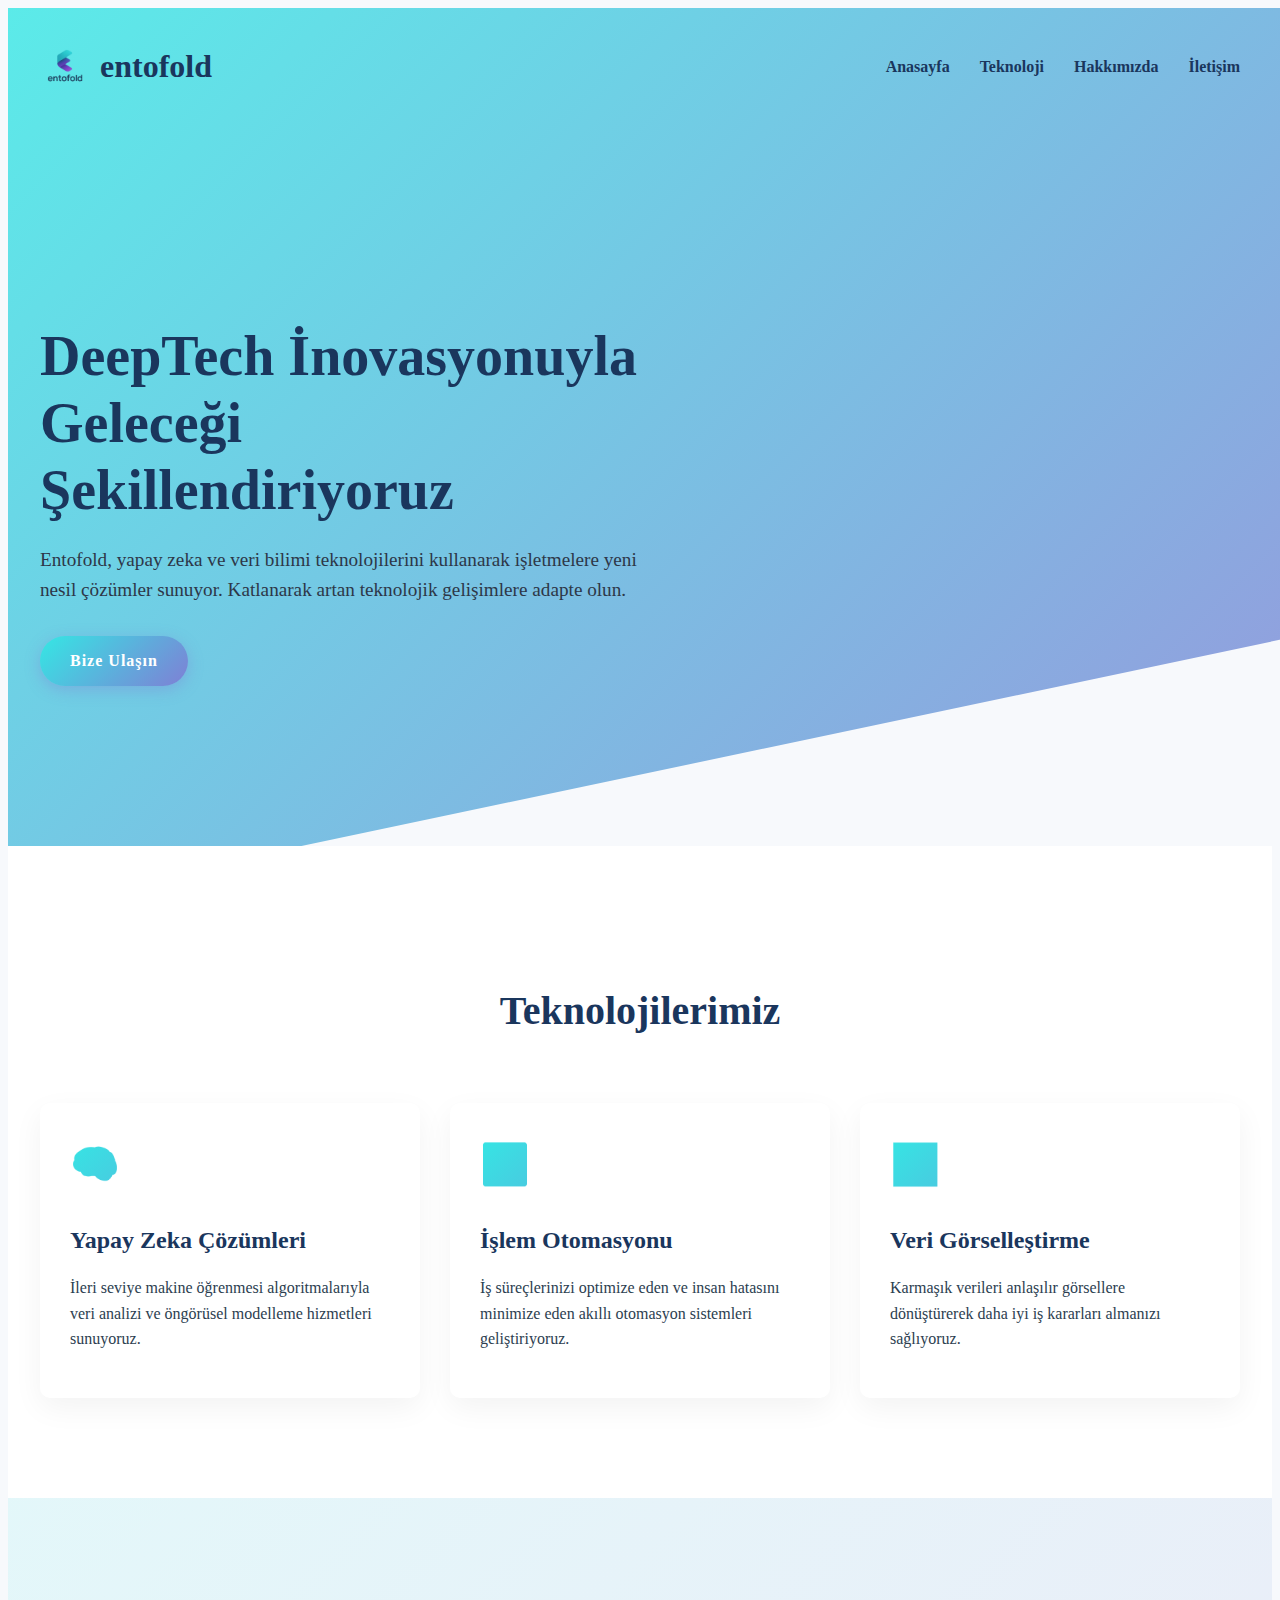
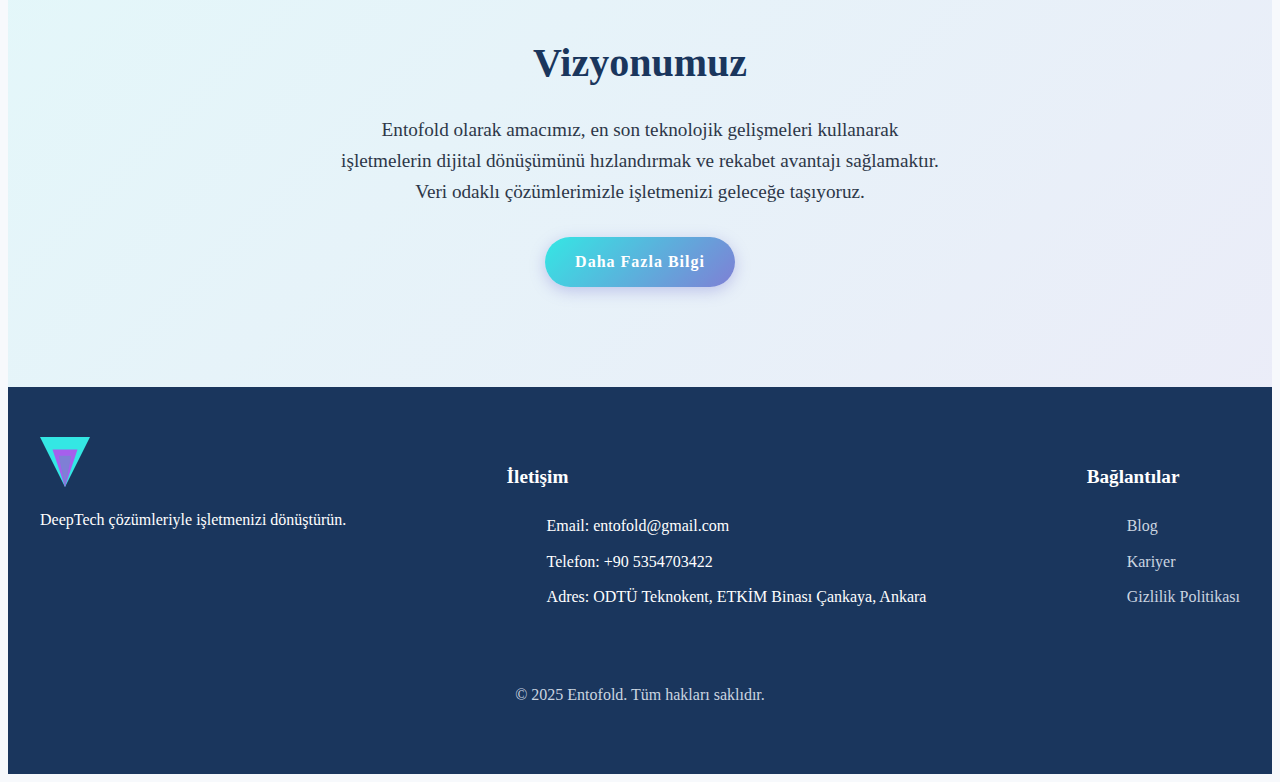
<file: index.html>
<!DOCTYPE html>
<html lang="tr">
<head>
    <meta charset="UTF-8">
    <meta name="viewport" content="width=device-width, initial-scale=1.0">
    <title>Entofold - DeepTech İnovasyonu</title>
    <link rel="icon" href="favicon.ico" type="image/x-icon">
    <link rel="shortcut icon" href="favicon.ico" type="image/x-icon">
    <link rel="apple-touch-icon" href="apple-touch-icon.png">
    <link rel="icon" type="image/png" sizes="32x32" href="favicon-32x32.png">
    <link rel="icon" type="image/png" sizes="16x16" href="favicon-16x16.png">
    <style>
    <style>
        * {
            margin: 0;
            padding: 0;
            box-sizing: border-box;
            font-family: 'Segoe UI', Tahoma, Geneva, Verdana, sans-serif;
        }
        
        body {
            background-color: #f7f9fc;
            color: #2c3e50;
            line-height: 1.6;
        }
        
        .gradient-bg {
            background: linear-gradient(135deg, #34e7e4 0%, #7f7fd5 100%);
            height: 100vh;
            clip-path: polygon(0 0, 100% 0, 100% 70%, 0 100%);
            position: absolute;
            width: 100%;
            z-index: -1;
            opacity: 0.8;
        }
        
        .container {
            max-width: 1200px;
            margin: 0 auto;
            padding: 0 20px;
        }
        
        header {
            padding: 30px 0;
            display: flex;
            justify-content: space-between;
            align-items: center;
        }
        
        .logo {
            display: flex;
            align-items: center;
        }
        
        .logo img {
            height: 50px;
        }
        
        .logo-text {
            font-size: 2rem;
            font-weight: 700;
            color: #1a365d;
            margin-left: 10px;
        }
        
        nav ul {
            display: flex;
            list-style: none;
        }
        
        nav ul li {
            margin-left: 30px;
        }
        
        nav ul li a {
            text-decoration: none;
            color: #1a365d;
            font-weight: 600;
            transition: all 0.3s ease;
        }
        
        nav ul li a:hover {
            color: #5a67d8;
        }
        
        .hero {
            height: 80vh;
            display: flex;
            align-items: center;
        }
        
        .hero-content {
            max-width: 600px;
        }
        
        .hero h1 {
            font-size: 3.5rem;
            font-weight: 800;
            color: #1a365d;
            margin-bottom: 20px;
            line-height: 1.2;
        }
        
        .hero p {
            font-size: 1.2rem;
            margin-bottom: 30px;
            color: #2d3748;
        }
        
        .btn {
            display: inline-block;
            background: linear-gradient(135deg, #34e7e4 0%, #7f7fd5 100%);
            color: white;
            padding: 12px 30px;
            border-radius: 50px;
            text-decoration: none;
            font-weight: 600;
            letter-spacing: 1px;
            box-shadow: 0 4px 15px rgba(127, 127, 213, 0.4);
            transition: all 0.3s ease;
        }
        
        .btn:hover {
            transform: translateY(-3px);
            box-shadow: 0 6px 20px rgba(127, 127, 213, 0.6);
        }
        
        .features {
            padding: 100px 0;
            background-color: white;
        }
        
        .section-title {
            text-align: center;
            font-size: 2.5rem;
            font-weight: 700;
            margin-bottom: 60px;
            color: #1a365d;
        }
        
        .features-grid {
            display: grid;
            grid-template-columns: repeat(auto-fit, minmax(300px, 1fr));
            gap: 30px;
        }
        
        .feature-card {
            background-color: white;
            border-radius: 10px;
            padding: 30px;
            box-shadow: 0 10px 30px rgba(0, 0, 0, 0.05);
            transition: all 0.3s ease;
        }
        
        .feature-card:hover {
            transform: translateY(-10px);
            box-shadow: 0 15px 40px rgba(0, 0, 0, 0.1);
        }
        
        .feature-icon {
            font-size: 2.5rem;
            margin-bottom: 20px;
            background: linear-gradient(135deg, #34e7e4 0%, #7f7fd5 100%);
            -webkit-background-clip: text;
            -webkit-text-fill-color: transparent;
        }
        
        .feature-card h3 {
            font-size: 1.5rem;
            margin-bottom: 15px;
            color: #1a365d;
        }
        
        .cta {
            padding: 100px 0;
            text-align: center;
            background: linear-gradient(135deg, rgba(52, 231, 228, 0.1) 0%, rgba(127, 127, 213, 0.1) 100%);
        }
        
        .cta h2 {
            font-size: 2.5rem;
            margin-bottom: 20px;
            color: #1a365d;
        }
        
        .cta p {
            font-size: 1.2rem;
            max-width: 600px;
            margin: 0 auto 30px;
            color: #2d3748;
        }
        
        footer {
            background-color: #1a365d;
            color: white;
            padding: 50px 0;
        }
        
        .footer-content {
            display: flex;
            justify-content: space-between;
            flex-wrap: wrap;
        }
        
        .footer-logo {
            margin-bottom: 20px;
        }
        
        .footer-logo img {
            height: 40px;
        }
        
        .footer-links h4 {
            font-size: 1.2rem;
            margin-bottom: 20px;
        }
        
        .footer-links ul {
            list-style: none;
        }
        
        .footer-links ul li {
            margin-bottom: 10px;
        }
        
        .footer-links ul li a {
            color: #cbd5e0;
            text-decoration: none;
            transition: all 0.3s ease;
        }
        
        .footer-links ul li a:hover {
            color: #34e7e4;
        }
        
        .footer-bottom {
            text-align: center;
            padding-top: 40px;
            color: #cbd5e0;
        }
        
        @media (max-width: 768px) {
            .hero h1 {
                font-size: 2.5rem;
            }
            
            nav {
                display: none;
            }
            
            .footer-content {
                flex-direction: column;
            }
            
            .footer-links {
                margin-top: 30px;
            }
        }
        
        /* Logo animation */
        .logo-icon {
            position: relative;
            width: 50px;
            height: 50px;
        }
        
        .logo-fold {
            position: absolute;
            width: 100%;
            height: 100%;
        }
        
        .fold-1 {
            background: #34e7e4;
            clip-path: polygon(0 0, 100% 0, 50% 100%);
            animation: fold1 5s infinite alternate;
        }
        
        .fold-2 {
            background: #a65fec;
            clip-path: polygon(25% 25%, 75% 25%, 50% 100%);
            animation: fold2 5s infinite alternate;
        }
        
        .fold-3 {
            background: #7f7fd5;
            clip-path: polygon(37.5% 37.5%, 62.5% 37.5%, 50% 100%);
            animation: fold3 5s infinite alternate;
        }
        
        @keyframes fold1 {
            0% { transform: translateY(0); }
            100% { transform: translateY(-5px); }
        }
        
        @keyframes fold2 {
            0% { transform: translateY(0); }
            100% { transform: translateY(-3px); }
        }
        
        @keyframes fold3 {
            0% { transform: translateY(0); }
            100% { transform: translateY(-1px); }
        }
    </style>
</head>
<body>
    <div class="gradient-bg"></div>
    
   <div class="container">
        <header>
            <div class="logo">
                <img src="entofold_logo.png" alt="Entofold Logo">
                <div class="logo-text">entofold</div>
            </div>
            
            <nav>
                <ul>
                    <li><a href="#anasayfa">Anasayfa</a></li>
                    <li><a href="#teknoloji">Teknoloji</a></li>
                    <li><a href="#hakkimizda">Hakkımızda</a></li>
                    <li><a href="#iletisim">İletişim</a></li>
                </ul>
            </nav>
        </header>
        
        <section class="hero" id="anasayfa">
            <div class="hero-content">
                <h1>DeepTech İnovasyonuyla Geleceği Şekillendiriyoruz</h1>
                <p>Entofold, yapay zeka ve veri bilimi teknolojilerini kullanarak işletmelere yeni nesil çözümler sunuyor. Katlanarak artan teknolojik gelişimlere adapte olun.</p>
                <a href="#iletisim" class="btn">Bize Ulaşın</a>
            </div>
        </section>
    </div>
    
    <section class="features" id="teknoloji">
        <div class="container">
            <h2 class="section-title">Teknolojilerimiz</h2>
            
            <div class="features-grid">
                <div class="feature-card">
                    <div class="feature-icon">🧠</div>
                    <h3>Yapay Zeka Çözümleri</h3>
                    <p>İleri seviye makine öğrenmesi algoritmalarıyla veri analizi ve öngörüsel modelleme hizmetleri sunuyoruz.</p>
                </div>
                
                <div class="feature-card">
                    <div class="feature-icon">🔄</div>
                    <h3>İşlem Otomasyonu</h3>
                    <p>İş süreçlerinizi optimize eden ve insan hatasını minimize eden akıllı otomasyon sistemleri geliştiriyoruz.</p>
                </div>
                
                <div class="feature-card">
                    <div class="feature-icon">📊</div>
                    <h3>Veri Görselleştirme</h3>
                    <p>Karmaşık verileri anlaşılır görsellere dönüştürerek daha iyi iş kararları almanızı sağlıyoruz.</p>
                </div>
            </div>
        </div>
    </section>
    
    <section class="cta" id="hakkimizda">
        <div class="container">
            <h2>Vizyonumuz</h2>
            <p>Entofold olarak amacımız, en son teknolojik gelişmeleri kullanarak işletmelerin dijital dönüşümünü hızlandırmak ve rekabet avantajı sağlamaktır. Veri odaklı çözümlerimizle işletmenizi geleceğe taşıyoruz.</p>
            <a href="#iletisim" class="btn">Daha Fazla Bilgi</a>
        </div>
    </section>
    
    <footer id="iletisim">
        <div class="container">
            <div class="footer-content">
                <div class="footer-info">
                    <div class="footer-logo">
                        <div class="logo-icon">
                            <div class="logo-fold fold-1"></div>
                            <div class="logo-fold fold-2"></div>
                            <div class="logo-fold fold-3"></div>
                        </div>
                    </div>
                    <p>DeepTech çözümleriyle işletmenizi dönüştürün.</p>
                </div>
                
                <div class="footer-links">
                    <h4>İletişim</h4>
                    <ul>
                        <li>Email: entofold@gmail.com</li>
                        <li>Telefon: +90 5354703422</li>
                        <li>Adres: ODTÜ Teknokent, ETKİM Binası Çankaya, Ankara</li>
                    </ul>
                </div>
                
                <div class="footer-links">
                    <h4>Bağlantılar</h4>
                    <ul>
                        <li><a href="#">Blog</a></li>
                        <li><a href="#">Kariyer</a></li>
                        <li><a href="#">Gizlilik Politikası</a></li>
                    </ul>
                </div>
            </div>
            
            <div class="footer-bottom">
                <p>&copy; 2025 Entofold. Tüm hakları saklıdır.</p>
            </div>
        </div>
    </footer>
</body>
</html>
</file>
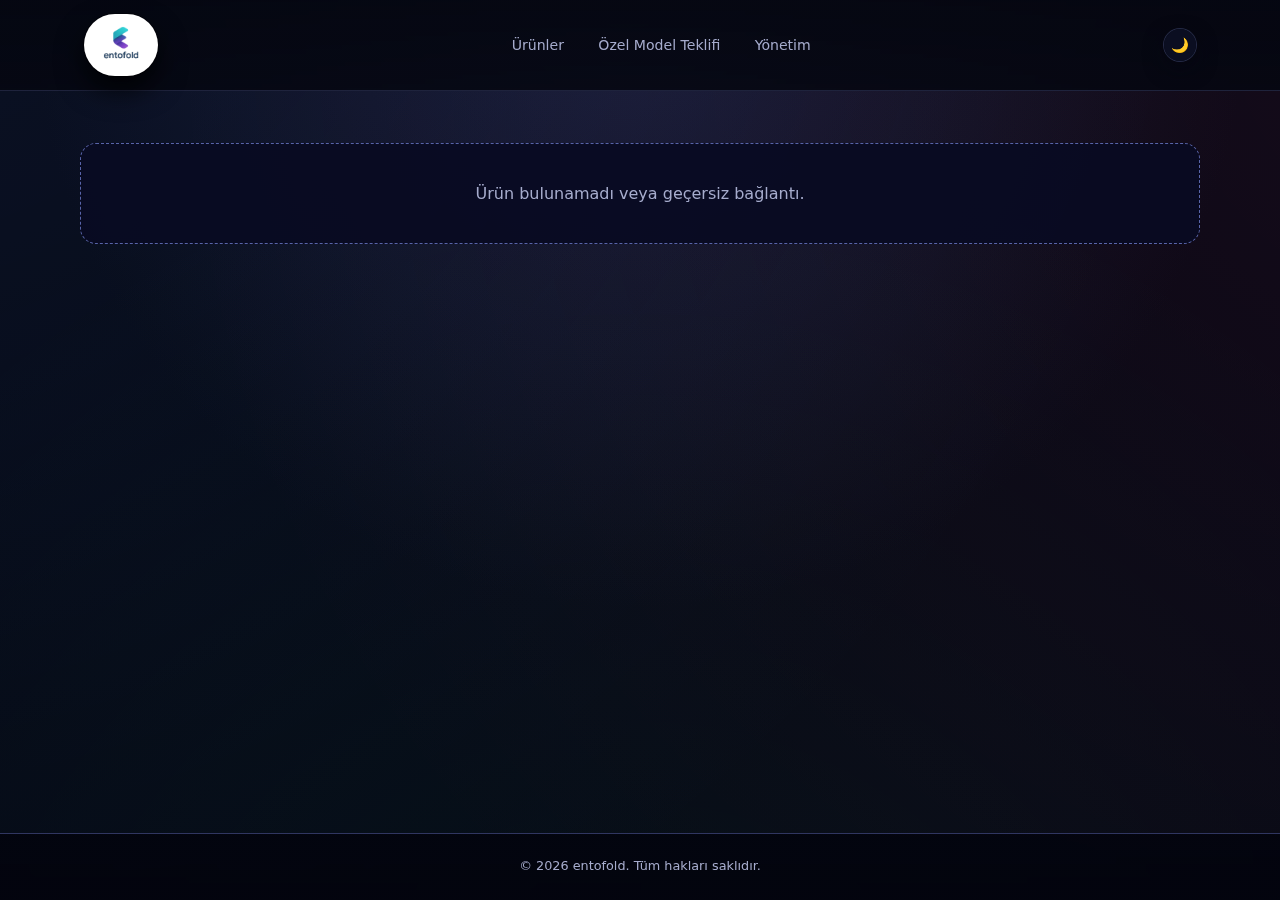
<file: product.html>
<!DOCTYPE html>
<html lang="tr">
  <head>
    <meta charset="UTF-8" />
    <title>Ürün Detayı - entofold</title>
    <meta name="viewport" content="width=device-width, initial-scale=1.0" />
    <link
      rel="icon"
      type="image/png"
      href="data/images/entofold-logo.png"
    />
    <link rel="stylesheet" href="assets/css/styles.css" />
  </head>
  <body data-page="product-detail">
    <header class="site-header">
      <div class="container header-inner">
        <div class="logo">
          <a href="index.html">
            <img src="data/images/entofold-logo.png" alt="entofold" class="logo-mark" />
          </a>
        </div>
        <nav class="main-nav">
          <a href="index.html">Ürünler</a>
          <a href="upload.html">Özel Model Teklifi</a>
          <a href="admin/login.html">Yönetim</a>
        </nav>
        <button id="themeToggle" class="icon-button" aria-label="Tema değiştir">
          🌙
        </button>
      </div>
    </header>

    <main class="container page-content">
      <section id="product-detail" class="product-detail"></section>
      <section id="product-detail-empty" class="empty-state hidden">
        <p>Ürün bulunamadı veya geçersiz bağlantı.</p>
      </section>
    </main>

    <footer class="site-footer">
      <div class="container footer-inner">
        <p>&copy; <span id="year"></span> entofold. Tüm hakları saklıdır.</p>
      </div>
    </footer>

    <script src="assets/js/main.js"></script>
    <script src="assets/js/products.js"></script>
  </body>
</html>
</file>
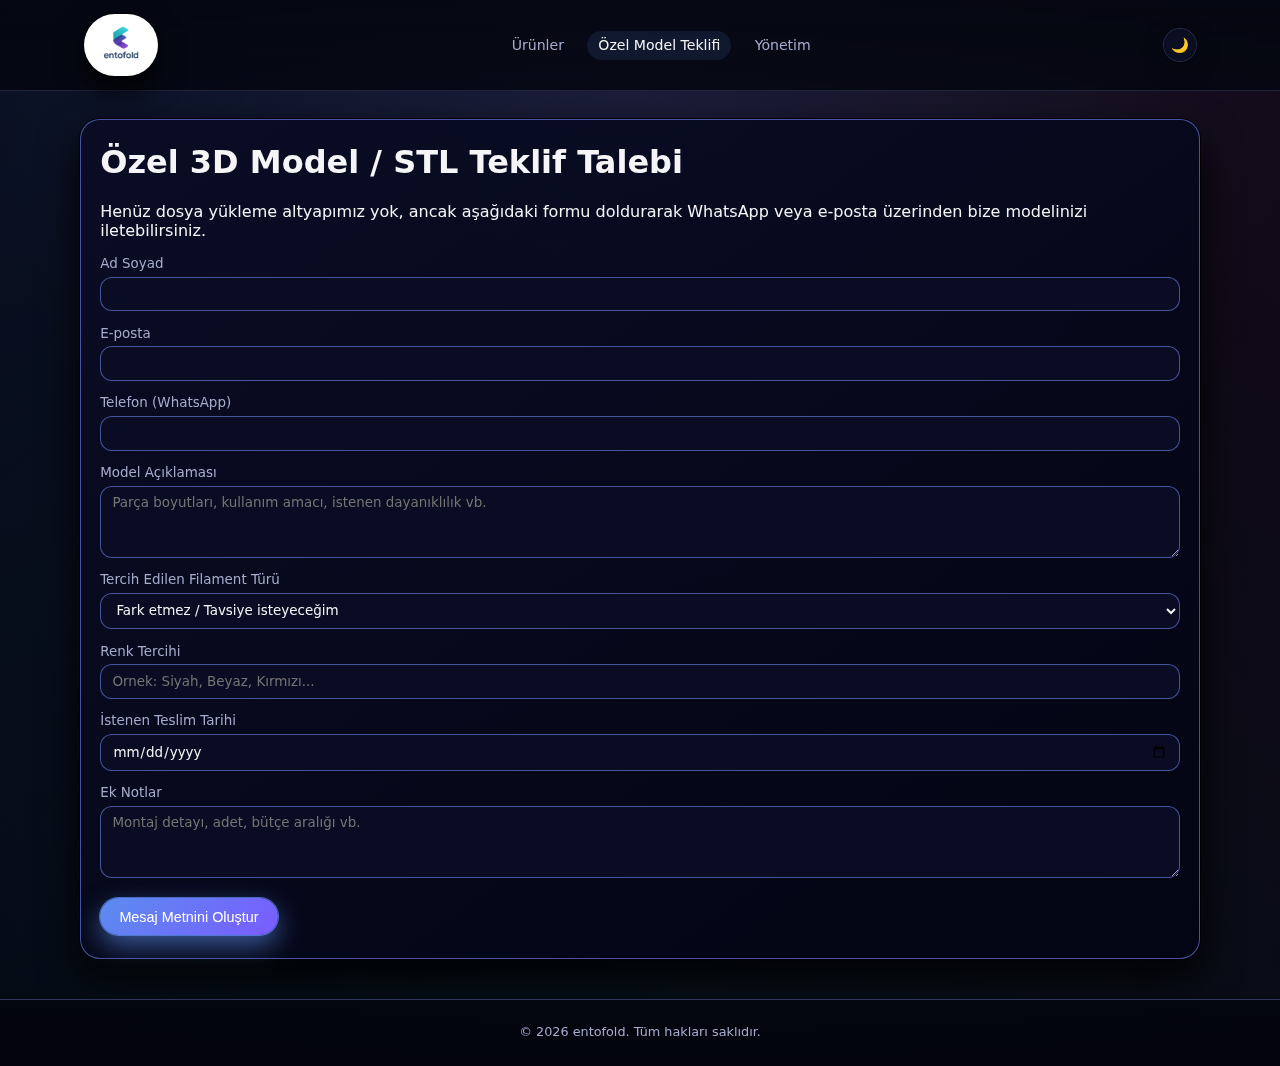
<file: upload.html>
<!DOCTYPE html>
<html lang="tr">
  <head>
    <meta charset="UTF-8" />
    <title>Özel 3D Model Teklifi - entofold</title>
    <meta name="viewport" content="width=device-width, initial-scale=1.0" />
    <link
      rel="icon"
      type="image/png"
      href="data/images/entofold-logo.png"
    />
    <link rel="stylesheet" href="assets/css/styles.css" />
  </head>
  <body data-page="upload">
    <header class="site-header">
      <div class="container header-inner">
        <div class="logo">
          <a href="index.html">
            <img src="data/images/entofold-logo.png" alt="entofold" class="logo-mark" />
          </a>
        </div>
        <nav class="main-nav">
          <a href="index.html">Ürünler</a>
          <a href="upload.html" aria-current="page">Özel Model Teklifi</a>
          <a href="admin/login.html">Yönetim</a>
        </nav>
        <button id="themeToggle" class="icon-button" aria-label="Tema değiştir">
          🌙
        </button>
      </div>
    </header>

    <main class="container page-content">
      <section class="card">
        <h1>Özel 3D Model / STL Teklif Talebi</h1>
        <p>
          Henüz dosya yükleme altyapımız yok, ancak aşağıdaki formu doldurarak
          WhatsApp veya e-posta üzerinden bize modelinizi iletebilirsiniz.
        </p>

        <form id="uploadRequestForm" class="form-grid">
          <div class="field">
            <label for="fullName">Ad Soyad</label>
            <input type="text" id="fullName" required />
          </div>
          <div class="field">
            <label for="email">E-posta</label>
            <input type="email" id="email" required />
          </div>
          <div class="field">
            <label for="phone">Telefon (WhatsApp)</label>
            <input type="tel" id="phone" required />
          </div>
          <div class="field">
            <label for="modelDescription">Model Açıklaması</label>
            <textarea
              id="modelDescription"
              rows="3"
              placeholder="Parça boyutları, kullanım amacı, istenen dayanıklılık vb."
              required
            ></textarea>
          </div>
          <div class="field">
            <label for="material">Tercih Edilen Filament Türü</label>
            <select id="material">
              <option value="">Fark etmez / Tavsiye isteyeceğim</option>
              <option value="PLA">PLA</option>
              <option value="PETG">PETG</option>
              <option value="ABS">ABS</option>
            </select>
          </div>
          <div class="field">
            <label for="color">Renk Tercihi</label>
            <input
              type="text"
              id="color"
              placeholder="Örnek: Siyah, Beyaz, Kırmızı..."
            />
          </div>
          <div class="field">
            <label for="deadline">İstenen Teslim Tarihi</label>
            <input type="date" id="deadline" />
          </div>
          <div class="field full-width">
            <label for="extraNotes">Ek Notlar</label>
            <textarea
              id="extraNotes"
              rows="3"
              placeholder="Montaj detayı, adet, bütçe aralığı vb."
            ></textarea>
          </div>
          <div class="actions">
            <button type="submit" class="btn primary">
              Mesaj Metnini Oluştur
            </button>
          </div>
        </form>

        <section id="generatedMessageSection" class="generated-message hidden">
          <h2>Oluşturulan Mesaj</h2>
          <p class="small">
            Aşağıdaki metni kopyalayıp WhatsApp veya e-posta üzerinden
            gönderebilirsiniz.
          </p>
          <textarea id="generatedMessage" rows="8" readonly></textarea>
          <div class="actions">
            <button id="copyMessageBtn" class="btn ghost">
              Metni Kopyala
            </button>
            <a
              id="whatsAppLink"
              class="btn secondary"
              target="_blank"
              rel="noopener noreferrer"
            >
              WhatsApp ile Aç
            </a>
          </div>
        </section>
      </section>
    </main>

    <footer class="site-footer">
      <div class="container footer-inner">
        <p>&copy; <span id="year"></span> entofold. Tüm hakları saklıdır.</p>
      </div>
    </footer>

    <script src="assets/js/main.js"></script>
    <script src="assets/js/upload.js"></script>
  </body>
</html>
</file>
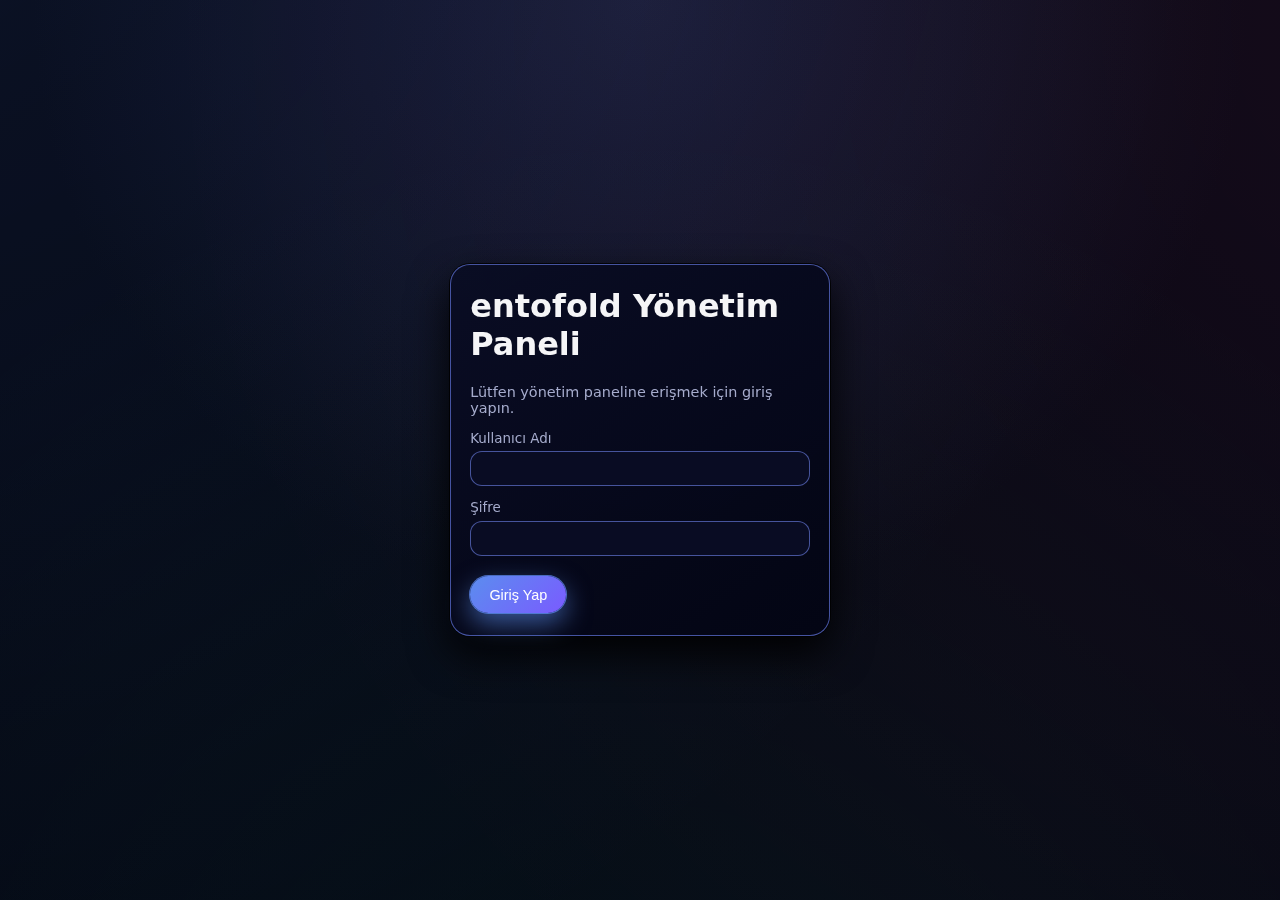
<file: admin/dashboard.html>
<!DOCTYPE html>
<html lang="tr">
  <head>
    <meta charset="UTF-8" />
    <title>Yönetim Paneli - entofold</title>
    <meta name="viewport" content="width=device-width, initial-scale=1.0" />
    <link
      rel="icon"
      type="image/png"
      href="../data/images/entofold-logo.png"
    />
    <link rel="stylesheet" href="../assets/css/styles.css" />
  </head>
  <body data-page="admin-dashboard">
    <header class="site-header">
      <div class="container header-inner">
        <div class="logo">
          <a href="../index.html">
            <img src="../data/images/entofold-logo.png" alt="entofold" class="logo-mark" />
          </a>
        </div>
        <nav class="main-nav">
          <button id="logoutBtn" class="btn ghost small">Çıkış Yap</button>
        </nav>
      </div>
    </header>

    <main class="container page-content admin-layout">
      <aside class="admin-sidebar">
        <button
          class="sidebar-tab active"
          data-tab="overviewTab"
          type="button"
        >
          Genel Bakış
        </button>
        <button class="sidebar-tab" data-tab="productsTab" type="button">
          Ürünler
        </button>
        <button class="sidebar-tab" data-tab="githubTab" type="button">
          GitHub Ayarları
        </button>
      </aside>

      <section class="admin-content">
        <div id="overviewTab" class="admin-tab active">
          <h1>Genel Bakış</h1>
          <p>
            Ürünleri yönetmek, stok durumlarını güncellemek ve GitHub senkronunu
            yapılandırmak için sol menüden seçim yapın.
          </p>
        </div>

        <div id="productsTab" class="admin-tab">
          <h1>Ürün Yönetimi</h1>
          <div id="adminProductsRoot"></div>
        </div>

        <div id="githubTab" class="admin-tab">
          <h1>GitHub Ayarları</h1>
          <div id="githubSettingsRoot"></div>
        </div>
      </section>
    </main>

    <footer class="site-footer">
      <div class="container footer-inner">
        <p>&copy; <span id="year"></span> entofold. Tüm hakları saklıdır.</p>
      </div>
    </footer>

    <script src="../assets/js/main.js"></script>
    <script src="../assets/js/admin-auth.js"></script>
    <script src="../assets/js/admin-products.js"></script>
    <script src="../assets/js/github-integration.js"></script>
  </body>
</html>
</file>
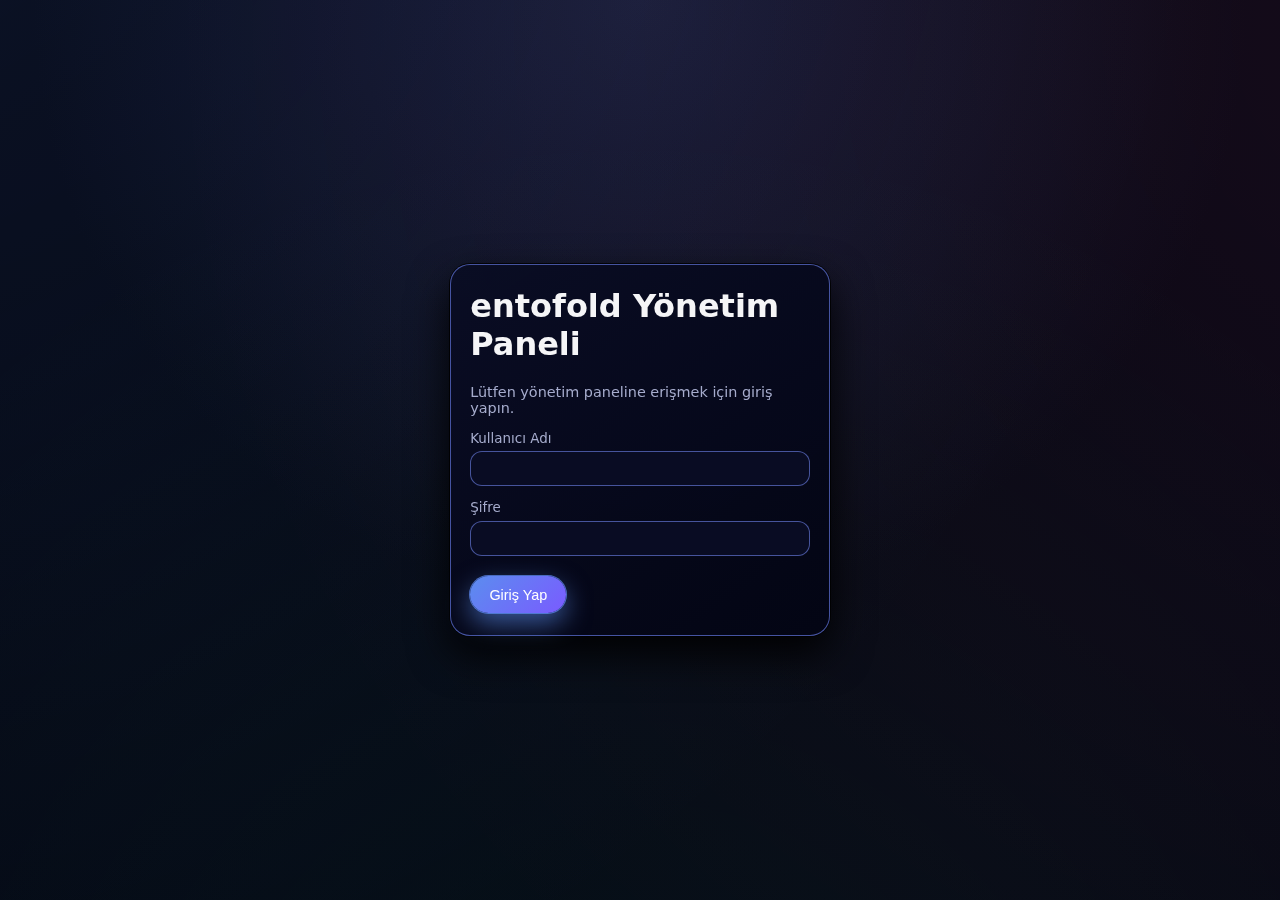
<file: admin/login.html>
<!DOCTYPE html>
<html lang="tr">
  <head>
    <meta charset="UTF-8" />
    <title>Yönetim Girişi - entofold</title>
    <meta name="viewport" content="width=device-width, initial-scale=1.0" />
    <link
      rel="icon"
      type="image/png"
      href="../data/images/entofold-logo.png"
    />
    <link rel="stylesheet" href="../assets/css/styles.css" />
  </head>
  <body data-page="admin-login">
    <main class="auth-layout">
      <section class="card auth-card">
        <h1>entofold Yönetim Paneli</h1>
        <p class="muted">
          Lütfen yönetim paneline erişmek için giriş yapın.
        </p>

        <form id="adminLoginForm" class="form-grid">
          <div class="field">
            <label for="adminUsername">Kullanıcı Adı</label>
            <input type="text" id="adminUsername" required />
          </div>
          <div class="field">
            <label for="adminPassword">Şifre</label>
            <input type="password" id="adminPassword" required />
          </div>
          <div class="actions">
            <button type="submit" class="btn primary">Giriş Yap</button>
          </div>
        </form>

        <p id="adminLoginError" class="error-text hidden">
          Geçersiz kullanıcı adı veya şifre.
        </p>
      </section>
    </main>

    <script src="../assets/js/main.js"></script>
    <script src="../assets/js/admin-auth.js"></script>
  </body>
</html>
</file>
<file: assets/css/styles.css>
:root {
  --color-bg: #050711;
  --color-bg-elevated: #0d101f;
  --color-bg-soft: #15182a;
  --color-fg: #f5f5f7;
  --color-fg-muted: #a6accd;
  --color-accent: #5b8def;
  --color-accent-soft: rgba(91, 141, 239, 0.12);
  --color-border: #242842;
  --color-danger: #f25d5d;
  --shadow-soft: 0 18px 45px rgba(5, 7, 17, 0.85);
  --radius-lg: 18px;
  --radius-md: 12px;
  --radius-sm: 8px;
  --spacing: 1rem;
  --transition-fast: 0.18s ease-out;
  --transition-med: 0.22s ease-out;
  --font-sans: system-ui, -apple-system, BlinkMacSystemFont, "SF Pro Text",
    "Segoe UI", sans-serif;
}

[data-theme="light"] {
  --color-bg: #f5f7fb;
  --color-bg-elevated: #ffffff;
  --color-bg-soft: #eef1f9;
  --color-fg: #101320;
  --color-fg-muted: #5c6178;
  --color-accent: #3461ff;
  --color-accent-soft: rgba(52, 97, 255, 0.1);
  --color-border: #d5daeb;
  --shadow-soft: 0 16px 40px rgba(16, 19, 32, 0.12);
}

*,
*::before,
*::after {
  box-sizing: border-box;
}

html,
body {
  margin: 0;
  padding: 0;
  /* Mobilde olası ufak taşmaları engellemek için */
  overflow-x: hidden;
}

body {
  font-family: var(--font-sans);
  background: radial-gradient(circle at top, #161a33, #050711 55%);
  color: var(--color-fg);
  min-height: 100vh;
  display: flex;
  flex-direction: column;
}

body::before {
  content: "";
  position: fixed;
  inset: -30%;
  background:
    radial-gradient(circle at 10% 0, rgba(80, 140, 255, 0.12), transparent 60%),
    radial-gradient(circle at 90% 20%, rgba(255, 83, 154, 0.08), transparent 60%),
    radial-gradient(circle at 50% 100%, rgba(66, 255, 210, 0.05), transparent 60%);
  opacity: 0.9;
  pointer-events: none;
  z-index: -2;
}

[data-theme="light"] body {
  background: #f5f7fb;
}

[data-theme="light"] body::before {
  display: none;
}

main {
  flex: 1;
}

.container {
  width: 100%;
  max-width: 1120px;
  margin: 0 auto;
  padding: 0 1.25rem;
}

.page-content {
  padding: 1.75rem 0 2.5rem;
}

.site-header {
  position: sticky;
  top: 0;
  z-index: 20;
  backdrop-filter: blur(24px);
  background: linear-gradient(
    to bottom,
    rgba(5, 7, 17, 0.96),
    rgba(5, 7, 17, 0.88)
  );
  border-bottom: 1px solid rgba(88, 97, 151, 0.32);
}

[data-theme="light"] .site-header {
  background: linear-gradient(
    to bottom,
    rgba(245, 247, 251, 0.92),
    rgba(245, 247, 251, 0.96)
  );
}

.header-inner {
  display: flex;
  align-items: center;
  justify-content: space-between;
  gap: 1rem;
  padding: 0.9rem 0.25rem;
}

.logo a {
  display: inline-flex;
  align-items: center;
  padding: 0.25rem 0.7rem 0.35rem;
  border-radius: 999px;
  border: 1px solid rgba(255, 255, 255, 0.1);
  background: #ffffff;
  text-decoration: none;
  box-shadow:
    0 0 0 1px rgba(0, 0, 0, 0.35),
    0 14px 28px rgba(0, 0, 0, 0.8);
}

.logo-mark {
  width: 50px;
  height: 50px;
  object-fit: contain;
  display: block;
}

[data-theme="light"] .logo a {
  background: #f5f7fb;
  box-shadow:
    0 0 0 1px rgba(255, 255, 255, 0.9),
    0 12px 24px rgba(36, 40, 85, 0.16);
}

.main-nav {
  display: flex;
  align-items: center;
  gap: 0.75rem;
  font-size: 0.88rem;
}

.main-nav a {
  color: var(--color-fg-muted);
  text-decoration: none;
  padding: 0.4rem 0.7rem;
  border-radius: 999px;
  transition: color var(--transition-fast), background var(--transition-fast),
    transform var(--transition-fast);
}

.main-nav a:hover {
  color: var(--color-fg);
  background: rgba(255, 255, 255, 0.06);
  transform: translateY(-1px);
}

.main-nav a[aria-current="page"] {
  color: var(--color-fg);
  background: var(--color-accent-soft);
}

.icon-button {
  border: none;
  background: rgba(12, 15, 36, 0.9);
  color: var(--color-fg-muted);
  border-radius: 999px;
  width: 32px;
  height: 32px;
  display: flex;
  align-items: center;
  justify-content: center;
  cursor: pointer;
  font-size: 0.9rem;
  box-shadow:
    0 0 0 1px rgba(88, 97, 151, 0.4),
    0 8px 20px rgba(5, 7, 17, 0.7);
  transition: background var(--transition-fast), transform var(--transition-fast),
    box-shadow var(--transition-fast), color var(--transition-fast);
}

.icon-button:hover {
  background: rgba(24, 32, 80, 0.96);
  color: var(--color-fg);
  transform: translateY(-1px);
  box-shadow:
    0 0 0 1px rgba(120, 134, 255, 0.55),
    0 14px 32px rgba(5, 7, 17, 0.85);
}

[data-theme="light"] .icon-button {
  background: #ffffff;
  box-shadow:
    0 0 0 1px rgba(213, 218, 235, 0.85),
    0 6px 18px rgba(48, 54, 94, 0.12);
}

.hero {
  margin-top: 1.75rem;
  margin-bottom: 1.75rem;
}

.hero-text {
  padding: 1.75rem 1.5rem;
  border-radius: 26px;
  border: 1px solid rgba(94, 110, 192, 0.5);
  background:
    radial-gradient(circle at 0 0, rgba(103, 128, 255, 0.38), transparent 60%),
    radial-gradient(circle at 100% 0, rgba(255, 135, 210, 0.24), transparent 64%),
    linear-gradient(135deg, #060820, #050711 55%, #0f1223);
  box-shadow: var(--shadow-soft);
  position: relative;
  overflow: hidden;
}

.hero-text::after {
  content: "";
  position: absolute;
  inset: -20%;
  background-image: radial-gradient(
    circle at 50% -20%,
    rgba(255, 255, 255, 0.16),
    transparent 65%
  );
  opacity: 0.4;
  mix-blend-mode: soft-light;
  pointer-events: none;
}

.hero-text h1 {
  font-size: clamp(1.9rem, 4.4vw, 2.6rem);
  letter-spacing: -0.04em;
  margin-bottom: 0.6rem;
}

.hero-text p {
  color: var(--color-fg-muted);
  max-width: 32rem;
  margin: 0 0 1.4rem;
  font-size: 0.98rem;
}

.hero-actions {
  display: flex;
  flex-wrap: wrap;
  gap: 0.7rem;
}

.btn {
  border-radius: 999px;
  border: none;
  padding: 0.65rem 1.2rem;
  font-size: 0.9rem;
  font-weight: 500;
  cursor: pointer;
  display: inline-flex;
  align-items: center;
  justify-content: center;
  gap: 0.35rem;
  text-decoration: none;
  transition: transform var(--transition-fast), box-shadow var(--transition-fast),
    background var(--transition-fast), color var(--transition-fast),
    border-color var(--transition-fast);
  white-space: nowrap;
}

.btn.primary {
  background: linear-gradient(135deg, #5b8def, #7a5bff);
  color: #ffffff;
  box-shadow:
    0 10px 26px rgba(91, 141, 239, 0.6),
    0 0 0 1px rgba(100, 145, 255, 0.7);
}

.btn.primary:hover {
  transform: translateY(-1px);
  box-shadow:
    0 14px 32px rgba(91, 141, 239, 0.85),
    0 0 0 1px rgba(150, 190, 255, 0.9);
}

.btn.secondary {
  background: rgba(36, 43, 109, 0.98);
  color: var(--color-fg);
  box-shadow:
    0 10px 24px rgba(0, 0, 0, 0.75),
    0 0 0 1px rgba(102, 112, 210, 0.85);
}

.btn.secondary:hover {
  background: rgba(52, 62, 150, 1);
  transform: translateY(-1px);
}

.btn.ghost {
  background: transparent;
  color: var(--color-fg-muted);
  border: 1px solid rgba(118, 128, 191, 0.7);
  box-shadow:
    0 10px 24px rgba(0, 0, 0, 0.5),
    0 0 0 1px rgba(0, 0, 0, 0.76);
  backdrop-filter: blur(16px);
}

.btn.ghost:hover {
  color: var(--color-fg);
  background: rgba(19, 23, 63, 0.78);
}

.btn.small {
  padding: 0.4rem 0.8rem;
  font-size: 0.8rem;
}

.filters {
  margin-bottom: 1.4rem;
}

.filters h2 {
  font-size: 1.15rem;
  margin-bottom: 0.8rem;
}

.filters-grid {
  display: grid;
  grid-template-columns: minmax(0, 1.3fr) repeat(2, minmax(0, 0.9fr));
  gap: 0.8rem;
}

.field {
  display: flex;
  flex-direction: column;
  gap: 0.35rem;
  font-size: 0.84rem;
}

.field label {
  color: var(--color-fg-muted);
}

.field input,
.field select,
.field textarea {
  border-radius: 12px;
  border: 1px solid rgba(78, 92, 170, 0.9);
  background: rgba(10, 13, 36, 0.95);
  color: var(--color-fg);
  padding: 0.55rem 0.7rem;
  font: inherit;
  outline: none;
  transition: border-color var(--transition-fast), box-shadow var(--transition-fast),
    background var(--transition-fast), transform var(--transition-fast);
}

.field textarea {
  resize: vertical;
  min-height: 72px;
}

.field input:focus,
.field select:focus,
.field textarea:focus {
  border-color: #90a6ff;
  box-shadow:
    0 0 0 1px rgba(144, 166, 255, 0.9),
    0 0 0 4px rgba(82, 123, 255, 0.3);
  transform: translateY(-1px);
}

[data-theme="light"] .field input,
[data-theme="light"] .field select,
[data-theme="light"] .field textarea {
  background: #ffffff;
  border-color: #c0c8ea;
  color: #13142b;
}

.form-grid {
  display: grid;
  grid-template-columns: minmax(0, 1fr);
  gap: 0.9rem;
}

.form-grid .full-width {
  grid-column: 1 / -1;
}

.form-grid .actions {
  margin-top: 0.4rem;
  justify-content: flex-start;
}

.product-list {
  display: grid;
  grid-template-columns: repeat(auto-fill, minmax(220px, 1fr));
  gap: 1rem;
}

.product-card {
  position: relative;
  border-radius: 18px;
  padding: 0.8rem 0.8rem 0.9rem;
  background: radial-gradient(
      circle at top,
      rgba(89, 132, 255, 0.16),
      transparent 55%
    ),
    linear-gradient(145deg, rgba(10, 13, 36, 0.98), rgba(6, 9, 30, 0.98));
  border: 1px solid rgba(79, 92, 173, 0.72);
  box-shadow:
    0 14px 36px rgba(3, 4, 18, 0.9),
    0 0 0 1px rgba(0, 0, 0, 0.78);
  display: flex;
  flex-direction: column;
  gap: 0.5rem;
  overflow: hidden;
}

.product-card-image {
  position: relative;
  border-radius: 14px;
  overflow: hidden;
  margin-bottom: 0.5rem;
  background: radial-gradient(circle at 30% 0, #3b4ea8, #080a1d 70%);
}

.product-card-image img {
  display: block;
  width: 100%;
  height: 170px;
  object-fit: cover;
  transform: scale(1.02);
  transition: transform var(--transition-med), opacity var(--transition-med);
  opacity: 0.95;
}

.product-card:hover .product-card-image img {
  transform: scale(1.06);
  opacity: 1;
}

[data-theme="light"] .product-card {
  background: linear-gradient(145deg, #ffffff, #eef1ff);
  border-color: #d2d8f5;
  box-shadow:
    0 10px 26px rgba(32, 37, 90, 0.18),
    0 0 0 1px rgba(255, 255, 255, 0.9);
}

.product-card-header {
  display: flex;
  align-items: flex-start;
  justify-content: space-between;
  gap: 0.6rem;
}

.product-code {
  font-size: 0.7rem;
  letter-spacing: 0.12em;
  text-transform: uppercase;
  color: var(--color-fg-muted);
}

.chip {
  padding: 0.18rem 0.55rem;
  border-radius: 999px;
  font-size: 0.7rem;
  border: 1px solid rgba(118, 131, 210, 0.8);
  background: rgba(9, 15, 42, 0.95);
  color: var(--color-fg-muted);
}

[data-theme="light"] .chip {
  background: #f3f4ff;
  border-color: #cbd3ff;
  color: #4c5180;
}

.product-title {
  font-size: 0.98rem;
  margin: 0.1rem 0 0.1rem;
}

.product-desc {
  font-size: 0.82rem;
  color: var(--color-fg-muted);
}

.product-meta {
  display: flex;
  flex-wrap: wrap;
  gap: 0.35rem;
  margin-top: 0.15rem;
}

.product-price {
  font-weight: 600;
  font-size: 0.95rem;
}

.stock-pill {
  font-size: 0.72rem;
  padding: 0.18rem 0.5rem;
  border-radius: 999px;
  border: 1px solid rgba(117, 130, 216, 0.9);
  background: rgba(17, 23, 61, 0.95);
}

.stock-pill.in_stock {
  border-color: rgba(81, 201, 151, 0.9);
  color: #7de6ba;
}

.stock-pill.made_to_order {
  border-color: rgba(255, 200, 112, 0.9);
  color: #ffd58b;
}

.stock-pill.out_of_stock {
  border-color: rgba(240, 109, 120, 0.9);
  color: #ffb5c3;
}

.product-footer {
  display: flex;
  justify-content: space-between;
  align-items: center;
  margin-top: 0.5rem;
  gap: 0.5rem;
}

.product-footer .btn {
  flex: 1;
}

.small {
  font-size: 0.8rem;
}

.empty-state {
  margin-top: 1.5rem;
  padding: 1.5rem 1rem;
  border-radius: 16px;
  border: 1px dashed rgba(98, 110, 184, 0.9);
  background: rgba(8, 11, 34, 0.94);
  text-align: center;
  color: var(--color-fg-muted);
}

.hidden {
  display: none !important;
}

.site-footer {
  border-top: 1px solid rgba(53, 60, 106, 0.9);
  padding: 0.7rem 0 0.9rem;
  font-size: 0.8rem;
  color: var(--color-fg-muted);
  backdrop-filter: blur(16px);
  background: linear-gradient(
    to top,
    rgba(3, 4, 14, 0.94),
    rgba(3, 4, 14, 0.9)
  );
}

.footer-inner {
  display: flex;
  justify-content: center;
}

.card {
  border-radius: 20px;
  padding: 1.4rem 1.2rem 1.4rem;
  background: linear-gradient(
    145deg,
    rgba(10, 13, 36, 0.96),
    rgba(3, 5, 20, 0.98)
  );
  border: 1px solid rgba(77, 92, 176, 0.9);
  box-shadow:
    0 18px 40px rgba(0, 0, 0, 0.95),
    0 0 0 1px rgba(0, 0, 0, 0.85);
}

[data-theme="light"] .card {
  background: #ffffff;
  border-color: #d5ddff;
  box-shadow:
    0 12px 30px rgba(32, 37, 90, 0.18),
    0 0 0 1px rgba(255, 255, 255, 0.9);
}

.card h1,
.card h2 {
  margin-top: 0;
}

.product-detail-image {
  margin: 0.8rem 0 0.6rem;
  border-radius: 18px;
  overflow: hidden;
  background: radial-gradient(circle at 20% 0, #3b4ea8, #080a1d 70%);
}

.product-detail-image img {
  display: block;
  width: 100%;
  max-height: 340px;
  object-fit: cover;
}

.product-detail-thumbs {
  display: flex;
  flex-wrap: wrap;
  gap: 0.4rem;
  margin-bottom: 0.6rem;
}

.product-detail-thumb {
  border: 1px solid rgba(82, 96, 178, 0.9);
  border-radius: 10px;
  padding: 0;
  background: rgba(6, 8, 24, 0.96);
  cursor: pointer;
  overflow: hidden;
  width: 60px;
  height: 60px;
  display: inline-flex;
}

.product-detail-thumb img {
  width: 100%;
  height: 100%;
  object-fit: cover;
}

.product-detail-thumb.active {
  border-color: #5b8def;
  box-shadow:
    0 0 0 1px rgba(91, 141, 239, 0.7),
    0 0 0 4px rgba(91, 141, 239, 0.28);
}

.muted {
  color: var(--color-fg-muted);
  font-size: 0.9rem;
}

.auth-layout {
  min-height: 100vh;
  display: flex;
  align-items: center;
  justify-content: center;
  padding: 1.5rem 1.25rem;
}

.auth-card {
  width: 100%;
  max-width: 380px;
}

.error-text {
  color: var(--color-danger);
  font-size: 0.85rem;
  margin-top: 0.7rem;
}

.generated-message textarea {
  width: 100%;
  border-radius: 14px;
  border: 1px solid rgba(81, 97, 180, 0.9);
  background: rgba(9, 12, 34, 0.96);
  color: var(--color-fg);
  padding: 0.8rem;
  font-family: "SF Mono", ui-monospace, Menlo, Consolas, monospace;
  font-size: 0.84rem;
}

.generated-message .actions {
  display: flex;
  flex-wrap: wrap;
  gap: 0.6rem;
  margin-top: 0.7rem;
}

.admin-layout {
  display: grid;
  grid-template-columns: 230px minmax(0, 1fr);
  gap: 1.1rem;
}

.admin-sidebar {
  display: flex;
  flex-direction: column;
  gap: 0.4rem;
}

.sidebar-tab {
  border-radius: 999px;
  border: 1px solid rgba(74, 88, 172, 0.9);
  padding: 0.45rem 0.9rem;
  font-size: 0.86rem;
  background: rgba(9, 12, 34, 0.98);
  color: var(--color-fg-muted);
  cursor: pointer;
  text-align: left;
  transition: background var(--transition-fast), color var(--transition-fast),
    transform var(--transition-fast), box-shadow var(--transition-fast);
}

.sidebar-tab.active {
  background: linear-gradient(135deg, #5b8def, #7a5bff);
  color: #ffffff;
  box-shadow:
    0 10px 26px rgba(91, 141, 239, 0.8),
    0 0 0 1px rgba(135, 174, 255, 0.9);
  transform: translateY(-1px);
}

.admin-content {
  border-radius: 20px;
  border: 1px solid rgba(74, 88, 172, 0.9);
  background: linear-gradient(
    145deg,
    rgba(7, 10, 30, 0.96),
    rgba(1, 2, 10, 0.98)
  );
  box-shadow:
    0 18px 46px rgba(0, 0, 0, 0.98),
    0 0 0 1px rgba(0, 0, 0, 0.88);
  padding: 1.2rem 1.2rem 1.4rem;
}

.admin-tab {
  display: none;
}

.admin-tab.active {
  display: block;
}

.admin-tab h1 {
  margin-top: 0;
  margin-bottom: 0.7rem;
}

.admin-products-table {
  width: 100%;
  border-collapse: collapse;
  margin-top: 0.8rem;
  font-size: 0.82rem;
}

.admin-products-table th,
.admin-products-table td {
  padding: 0.45rem 0.45rem;
  border-bottom: 1px solid rgba(53, 63, 132, 0.9);
  text-align: left;
}

.admin-products-table th {
  font-weight: 500;
  color: var(--color-fg-muted);
}

.admin-product-form {
  margin-top: 1rem;
  padding-top: 1rem;
  border-top: 1px solid rgba(74, 88, 172, 0.7);
}

.admin-product-form-header {
  display: flex;
  align-items: center;
  justify-content: space-between;
  gap: 0.5rem;
  margin-bottom: 0.6rem;
}

.admin-product-form-header h2 {
  font-size: 1rem;
  margin: 0;
}

.tag {
  display: inline-flex;
  align-items: center;
  gap: 0.3rem;
  border-radius: 999px;
  padding: 0.16rem 0.5rem;
  font-size: 0.72rem;
  border: 1px solid rgba(97, 110, 193, 0.9);
  background: rgba(13, 15, 34, 0.98);
}

.tag-dot {
  width: 6px;
  height: 6px;
  border-radius: 999px;
  background: var(--color-accent);
}

.github-settings-grid {
  display: grid;
  grid-template-columns: minmax(0, 1fr);
  gap: 0.9rem;
  margin-top: 0.6rem;
}

.github-settings-grid .actions {
  margin-top: 0.4rem;
}

.status-pill {
  border-radius: 999px;
  padding: 0.16rem 0.6rem;
  font-size: 0.72rem;
  background: rgba(30, 190, 140, 0.1);
  border: 1px solid rgba(81, 201, 151, 0.85);
  color: #7ee2b8;
}

.status-pill.error {
  background: rgba(240, 109, 120, 0.12);
  border-color: rgba(240, 109, 120, 0.9);
  color: #ffb8c4;
}

@media (max-width: 768px) {
  .header-inner {
    /* Kenarlarda hafif boşluk kalsın diye tamamen 0 yerine küçük bir iç boşluk bırakıyoruz */
    padding-inline: 0.6rem;
    flex-wrap: wrap;
    row-gap: 0.4rem;
  }

  .main-nav {
    flex-wrap: wrap;
    justify-content: flex-end;
  }

  .logo a {
    padding-inline: 0.5rem;
  }

  .logo-mark {
    width: 42px;
    height: 42px;
  }

  .hero-text {
    padding: 1.25rem 1.1rem 1.35rem;
  }

  .filters-grid {
    grid-template-columns: minmax(0, 1fr);
  }

  .product-card {
    padding-inline: 0.7rem;
  }

  .admin-layout {
    grid-template-columns: minmax(0, 1fr);
  }

  .admin-sidebar {
    flex-direction: row;
    overflow-x: auto;
    padding-bottom: 0.2rem;
  }

  .sidebar-tab {
    white-space: nowrap;
  }
}

@media (max-width: 480px) {
  .hero-text h1 {
    font-size: 1.75rem;
  }

  .hero-text p {
    font-size: 0.9rem;
  }

  .hero-actions {
    flex-direction: column;
    align-items: stretch;
  }
}
</file>
